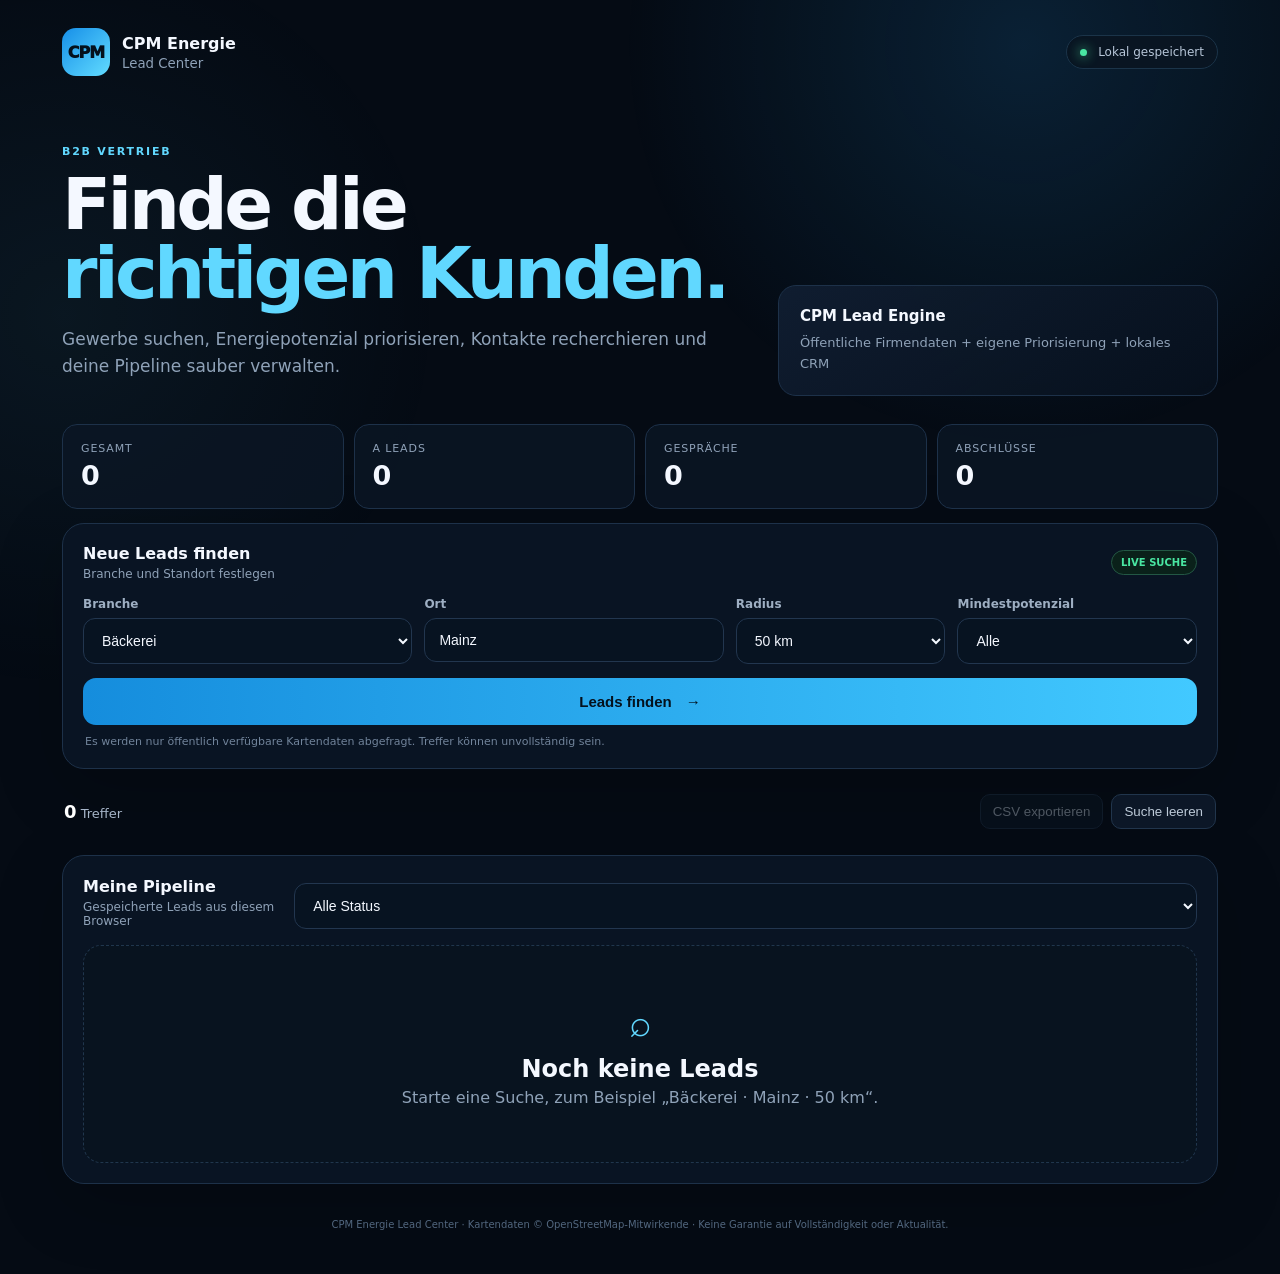
<file: index.html>
<!doctype html>
<html lang="de">
<head>
<meta charset="utf-8"><meta name="viewport" content="width=device-width,initial-scale=1">
<title>CPM Energie | Lead Center</title>
<meta name="description" content="CPM Energie Lead Center für Gewerbekunden.">
<link rel="stylesheet" href="styles.css">
</head>
<body><div class="bg"></div>
<main class="shell">
<header class="topbar"><div class="brand"><span class="logo">CPM</span><div><strong>CPM Energie</strong><small>Lead Center</small></div></div><div class="status"><span></span> Lokal gespeichert</div></header>
<section class="hero"><div><p class="eyebrow">B2B Vertrieb</p><h1>Finde die<br><em>richtigen Kunden.</em></h1><p class="sub">Gewerbe suchen, Energiepotenzial priorisieren, Kontakte recherchieren und deine Pipeline sauber verwalten.</p></div><div class="heroCard"><b>CPM Lead Engine</b><span>Öffentliche Firmendaten + eigene Priorisierung + lokales CRM</span></div></section>
<section class="stats"><div><span>Gesamt</span><b id="statTotal">0</b></div><div><span>A Leads</span><b id="statA">0</b></div><div><span>Gespräche</span><b id="statTalks">0</b></div><div><span>Abschlüsse</span><b id="statDeals">0</b></div></section>
<section class="searchCard"><div class="sectionTitle"><div><strong>Neue Leads finden</strong><small>Branche und Standort festlegen</small></div><span class="live">LIVE SUCHE</span></div>
<div class="grid"><label>Branche<select id="industry"><option value="bakery">Bäckerei</option><option value="restaurant">Gastronomie</option><option value="hotel">Hotel</option><option value="butcher">Metzgerei</option><option value="car_repair">Werkstatt</option><option value="car_dealer">Autohaus</option><option value="fitness">Fitnessstudio</option><option value="supermarket">Supermarkt</option><option value="retail">Einzelhandel</option><option value="craft">Handwerk</option><option value="industrial">Produktion / Industrie</option><option value="all">Alle Gewerbe</option></select></label>
<label>Ort<input id="city" value="Mainz" placeholder="z. B. Mainz"></label>
<label>Radius<select id="radius"><option value="5000">5 km</option><option value="10000">10 km</option><option value="25000">25 km</option><option value="50000" selected>50 km</option></select></label>
<label>Mindestpotenzial<select id="minScore"><option value="0">Alle</option><option value="3">3 / 5</option><option value="4">4 / 5</option><option value="5">5 / 5</option></select></label></div>
<button id="searchBtn" class="primary"><span>Leads finden</span><i>→</i></button><p class="hint">Es werden nur öffentlich verfügbare Kartendaten abgefragt. Treffer können unvollständig sein.</p></section>
<section class="toolbar"><div><b id="count">0</b> Treffer <span id="queryLabel"></span></div><div class="actions"><button id="exportBtn" disabled>CSV exportieren</button><button id="clearBtn">Suche leeren</button></div></section>
<section class="pipeline"><div class="sectionTitle"><div><strong>Meine Pipeline</strong><small>Gespeicherte Leads aus diesem Browser</small></div><select id="statusFilter"><option value="Alle">Alle Status</option><option>Neu</option><option>Recherche</option><option>Kontaktversuch</option><option>Gespräch</option><option>Kein Interesse</option><option>Abschluss</option></select></div><div id="results" class="results"><div class="empty"><div class="emptyIcon">⌕</div><h2>Noch keine Leads</h2><p>Starte eine Suche, zum Beispiel „Bäckerei · Mainz · 50 km“.</p></div></div></section>
<footer>CPM Energie Lead Center · Kartendaten © OpenStreetMap-Mitwirkende · Keine Garantie auf Vollständigkeit oder Aktualität.</footer>
</main><script src="app.js"></script><script src="dashboard.js"></script></body></html>
</file>
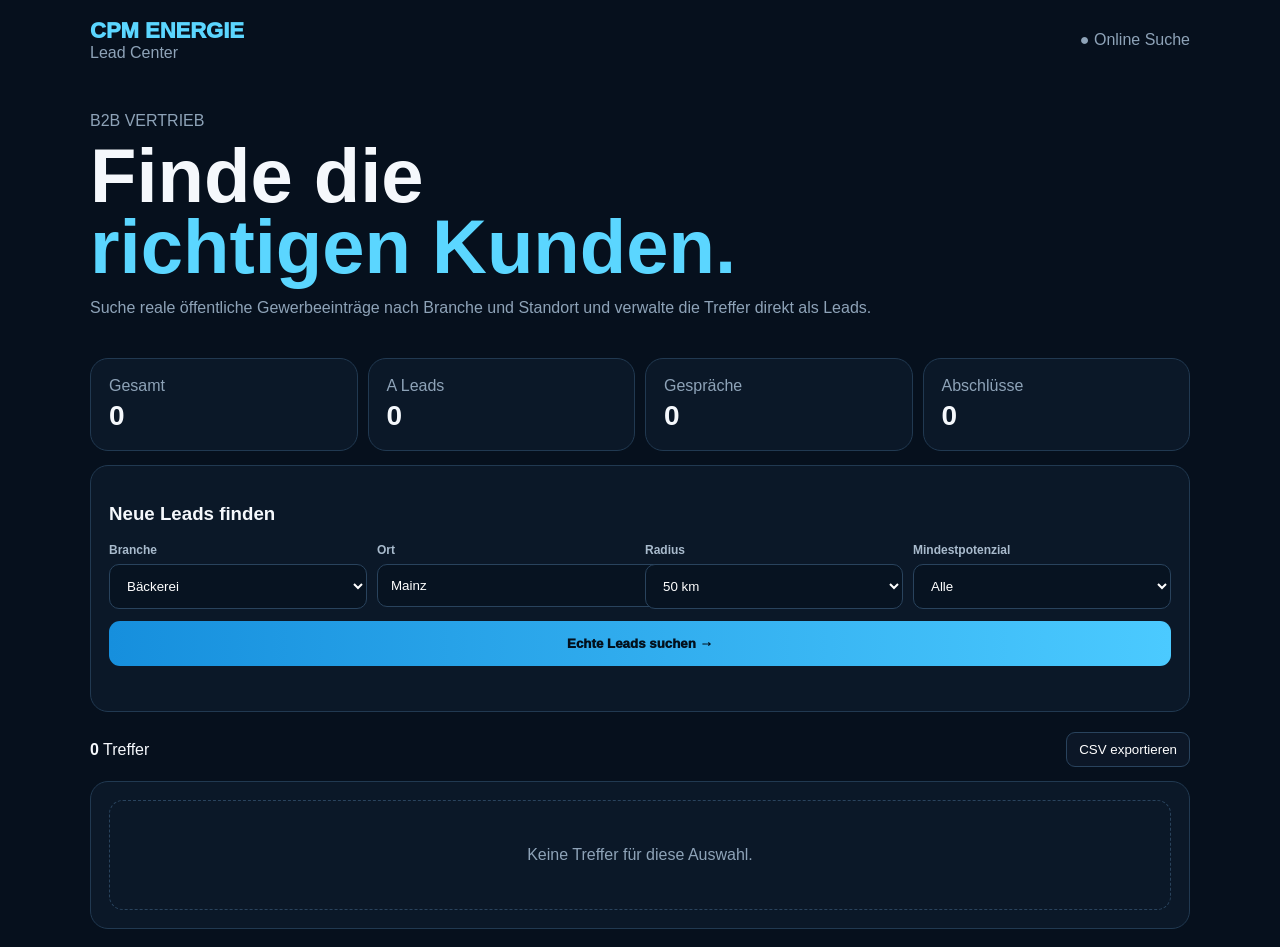
<file: lead-center-live.html>
<!doctype html><html lang="de"><head><meta charset="utf-8"><meta name="viewport" content="width=device-width,initial-scale=1"><title>CPM Energie Lead Center</title><style>body{margin:0;background:#06101d;color:#f5f8fc;font-family:-apple-system,BlinkMacSystemFont,Segoe UI,sans-serif}.wrap{max-width:1100px;margin:auto;padding:18px}.top{display:flex;justify-content:space-between;align-items:center}.logo{font-size:22px;font-weight:950;color:#5bd6ff}.muted{color:#8ea3b8}.hero{padding:50px 0 25px}.hero h1{font-size:clamp(44px,7vw,76px);line-height:.94;margin:10px 0}.hero h1 span{color:#5bd6ff}.stats,.grid{display:grid;grid-template-columns:repeat(4,1fr);gap:10px}.box{background:#0b1828;border:1px solid #213951;border-radius:18px;padding:18px}.stat b{font-size:28px;display:block;margin-top:5px}.card{margin-top:14px}.field{font-size:12px;color:#a9bbcd;font-weight:800}.field input,.field select{display:block;width:100%;margin-top:7px;padding:13px;background:#071321;color:#fff;border:1px solid #29435d;border-radius:10px}.go{width:100%;margin-top:12px;padding:15px;border:0;border-radius:11px;background:linear-gradient(90deg,#168fdd,#4bcaff);font-weight:950;color:#03101c}.msg{min-height:18px;color:#59e3aa;font-size:12px;margin-top:9px}.results{margin-top:12px}.lead{display:grid;grid-template-columns:1fr auto;gap:15px;margin:10px 0}.name{font-weight:900;font-size:16px}.tag{font-size:10px;color:#61d8ff;margin-left:7px}.meta{color:#8297ad;font-size:12px;margin-top:7px}.links{display:flex;flex-wrap:wrap;gap:7px;margin-top:10px}.links a{color:#8fdfff;text-decoration:none;background:#0e2032;border:1px solid #20415b;border-radius:8px;padding:7px 9px;font-size:11px}.crm{display:grid;grid-template-columns:140px 1fr 1fr 90px;gap:7px;margin-top:10px}.crm input,.crm select{margin:0;padding:10px;background:#071321;color:#fff;border:1px solid #29435d;border-radius:8px}.save{background:#102033;color:#fff;border:1px solid #29435d;border-radius:8px}.empty{text-align:center;padding:45px;color:#8ea3b8;border:1px dashed #29435d;border-radius:14px}.score{text-align:right}.bar{display:flex;justify-content:space-between;align-items:center;margin-top:20px}.btn{background:#0c1727;border:1px solid #29435d;color:#fff;padding:9px 12px;border-radius:9px}@media(max-width:750px){.stats,.grid{grid-template-columns:1fr 1fr}.lead{grid-template-columns:1fr}.score{text-align:left}.crm{grid-template-columns:1fr 1fr}}@media(max-width:480px){.stats,.grid,.crm{grid-template-columns:1fr}.hero h1{font-size:45px}}
</style></head><body><main class="wrap"><header class="top"><div><div class="logo">CPM ENERGIE</div><div class="muted">Lead Center</div></div><div class="muted">● Online Suche</div></header><section class="hero"><div class="muted">B2B VERTRIEB</div><h1>Finde die<br><span>richtigen Kunden.</span></h1><p class="muted">Suche reale öffentliche Gewerbeeinträge nach Branche und Standort und verwalte die Treffer direkt als Leads.</p></section><section class="stats"><div class="box stat"><span class="muted">Gesamt</span><b id="total">0</b></div><div class="box stat"><span class="muted">A Leads</span><b id="a">0</b></div><div class="box stat"><span class="muted">Gespräche</span><b id="talk">0</b></div><div class="box stat"><span class="muted">Abschlüsse</span><b id="deal">0</b></div></section><section class="box card"><h3>Neue Leads finden</h3><div class="grid"><label class="field">Branche<select id="industry"><option value="bakery">Bäckerei</option><option value="restaurant">Gastronomie</option><option value="hotel">Hotel</option><option value="butcher">Metzgerei</option><option value="car_repair">Werkstatt</option><option value="car_dealer">Autohaus</option><option value="fitness">Fitnessstudio</option><option value="supermarket">Supermarkt</option><option value="craft">Handwerk</option><option value="industrial">Produktion / Industrie</option><option value="all">Alle Gewerbe</option></select></label><label class="field">Ort<input id="city" value="Mainz" placeholder="z. B. Mainz"></label><label class="field">Radius<select id="radius"><option value="5000">5 km</option><option value="10000">10 km</option><option value="25000">25 km</option><option value="50000" selected>50 km</option></select></label><label class="field">Mindestpotenzial<select id="min"><option value="0">Alle</option><option value="3">3 / 5</option><option value="4">4 / 5</option><option value="5">5 / 5</option></select></label></div><button id="go" class="go">Echte Leads suchen →</button><div id="msg" class="msg"></div></section><div class="bar"><div><b id="count">0</b> Treffer <span id="label" class="muted"></span></div><button id="csv" class="btn" disabled>CSV exportieren</button></div><section class="box card"><div id="results"><div class="empty">Noch keine Suche. Starte oben eine echte Firmensuche.</div></div></section></main><script>(function(){var map={bakery:['shop','bakery','Bäckerei'],restaurant:['amenity','restaurant','Gastronomie'],hotel:['tourism','hotel','Hotel'],butcher:['shop','butcher','Metzgerei'],car_repair:['shop','car_repair','Werkstatt'],car_dealer:['shop','car','Autohaus'],fitness:['leisure','fitness_centre','Fitnessstudio'],supermarket:['shop','supermarket','Supermarkt'],craft:['craft','*','Handwerk'],industrial:['landuse','industrial','Produktion / Industrie'],all:['','','Gewerbe']};var leads=[];function el(x){return document.getElementById(x)}function score(t,k){var s=k==='industrial'?5:3;if(t.name&&/gmbh|ag|kg|holding|group/i.test(t.name))s++;if(t.website||t['contact:website'])s++;return Math.min(5,s)}function render(){var min=+el('min').value,f=leads.filter(function(x){return x.score>=min});el('count').textContent=f.length;el('total').textContent=leads.length;el('a').textContent=leads.filter(function(x){return x.score>=4}).length;el('talk').textContent=leads.filter(function(x){return x.status==='Gespräch'}).length;el('deal').textContent=leads.filter(function(x){return x.status==='Abschluss'}).length;el('csv').disabled=!f.length;if(!f.length){el('results').innerHTML='<div class="empty">Keine Treffer für diese Auswahl.</div>';return}el('results').innerHTML=f.map(function(x,i){return '<article class="box lead"><div><div class="name">'+safe(x.name)+' <span class="tag">'+safe(x.industry)+'</span></div><div class="meta">'+safe(x.address||'Adresse nicht angegeben')+(x.phone?' · '+safe(x.phone):'')+'</div><div class="links"><a target="_blank" href="https://www.google.com/search?q='+encodeURIComponent(x.name+' '+(x.address||''))+'">Recherche ↗</a><a target="_blank" href="https://www.google.com/maps/search/?api=1&query='+x.lat+','+x.lon+'">Maps ↗</a><a target="_blank" href="https://www.linkedin.com/search/results/companies/?keywords='+encodeURIComponent(x.name)+'">LinkedIn ↗</a>'+(x.website?'<a target="_blank" href="'+safe(x.website)+'">Website ↗</a>':'')+'</div><div class="crm"><select class="st"><option>Neu</option><option>Recherche</option><option>Kontaktversuch</option><option>Gespräch</option><option>Kein Interesse</option><option>Abschluss</option></select><input class="ct" placeholder="Ansprechpartner / E-Mail"><input class="nt" placeholder="Notiz"><button class="save">Speichern</button></div></div><div class="score">'+new Array(x.score+1).join('🔥')+'<br><b>'+x.score+'/5</b></div></article>'}).join('')}function safe(s){return String(s||'').replace(/[&<>"']/g,function(c){return {'&':'&amp;','<':'&lt;','>':'&gt;','"':'&quot;',"'":'&#39;'}[c]})}function queryFor(k,lat,lon,r){var c=map[k],q='[out:json][timeout:35];';if(k==='all')q+='(nwr["name"][shop](around:'+r+','+lat+','+lon+');nwr["name"][amenity](around:'+r+','+lat+','+lon+');nwr["name"][tourism](around:'+r+','+lat+','+lon+');nwr["name"][craft](around:'+r+','+lat+','+lon+'););out center tags;';else if(c[1]==='*')q+='nwr["name"][craft](around:'+r+','+lat+','+lon+');out center tags;';else q+='nwr["name"]["'+c[0]+'"="'+c[1]+'"](around:'+r+','+lat+','+lon+');out center tags;';return q}async function getJson(url,opts){var r=await fetch(url,opts);if(!r.ok)throw Error('HTTP '+r.status);return r.json()}el('go').onclick=async function(){var k=el('industry').value,city=el('city').value.trim()||'Mainz',r=el('radius').value;el('go').disabled=true;el('go').textContent='Suche läuft …';el('msg').textContent='Ort wird gesucht …';try{var g=await getJson('https://photon.komoot.io/api/?q='+encodeURIComponent(city+', Deutschland')+'&limit=1');if(!g.features||!g.features.length)throw Error('Ort nicht gefunden');var xy=g.features[0].geometry.coordinates,lon=xy[0],lat=xy[1];el('msg').textContent='Unternehmen werden gesucht …';var q=queryFor(k,lat,lon,r),d=await getJson('https://overpass-api.de/api/interpreter',{method:'POST',headers:{'Content-Type':'text/plain'},body:q});leads=(d.elements||[]).map(function(e){var t=e.tags||{},la=e.lat!=null?e.lat:e.center.lat,lo=e.lon!=null?e.lon:e.center.lon,w=t.website||t['contact:website']||'';if(w&&!/^https?:/i.test(w))w='https://'+w;return{id:e.type+'-'+e.id,name:t.name,industry:map[k][2],address:[t['addr:street'],t['addr:housenumber'],t['addr:postcode'],t['addr:city']].filter(Boolean).join(' '),phone:t.phone||t['contact:phone']||'',website:w,lat:la,lon:lo,score:score(t,k),status:'Neu'}}).filter(function(x){return x.name}).slice(0,300);el('label').textContent='· '+map[k][2]+' · '+city;el('msg').textContent='✓ '+leads.length+' echte öffentliche Treffer geladen';render()}catch(e){leads=[];render();el('msg').textContent='⚠ Live Suche fehlgeschlagen: '+e.message}finally{el('go').disabled=false;el('go').textContent='Echte Leads suchen →'}};el('min').onchange=render;el('results').onclick=function(e){if(!e.target.classList.contains('save'))return;var card=e.target.closest('.lead'),i=Array.prototype.indexOf.call(document.querySelectorAll('.lead'),card),f=leads.filter(function(x){return x.score>=+el('min').value}),x=f[i];x.status=card.querySelector('.st').value;x.contact=card.querySelector('.ct').value;x.note=card.querySelector('.nt').value;e.target.textContent='Gespeichert ✓';render()};el('csv').onclick=function(){var f=leads.filter(function(x){return x.score>=+el('min').value}),csv=['Unternehmen;Branche;Adresse;Telefon;Potenzial;Status'].concat(f.map(function(x){return [x.name,x.industry,x.address,x.phone,x.score,x.status].map(function(v){return '"'+String(v||'').replace(/"/g,'""')+'"'}).join(';')})).join('\n'),a=document.createElement('a');a.href=URL.createObjectURL(new Blob(['\ufeff'+csv],{type:'text/csv;charset=utf-8'}));a.download='cpm-leads.csv';a.click()};render()})();</script></body></html>
</file>
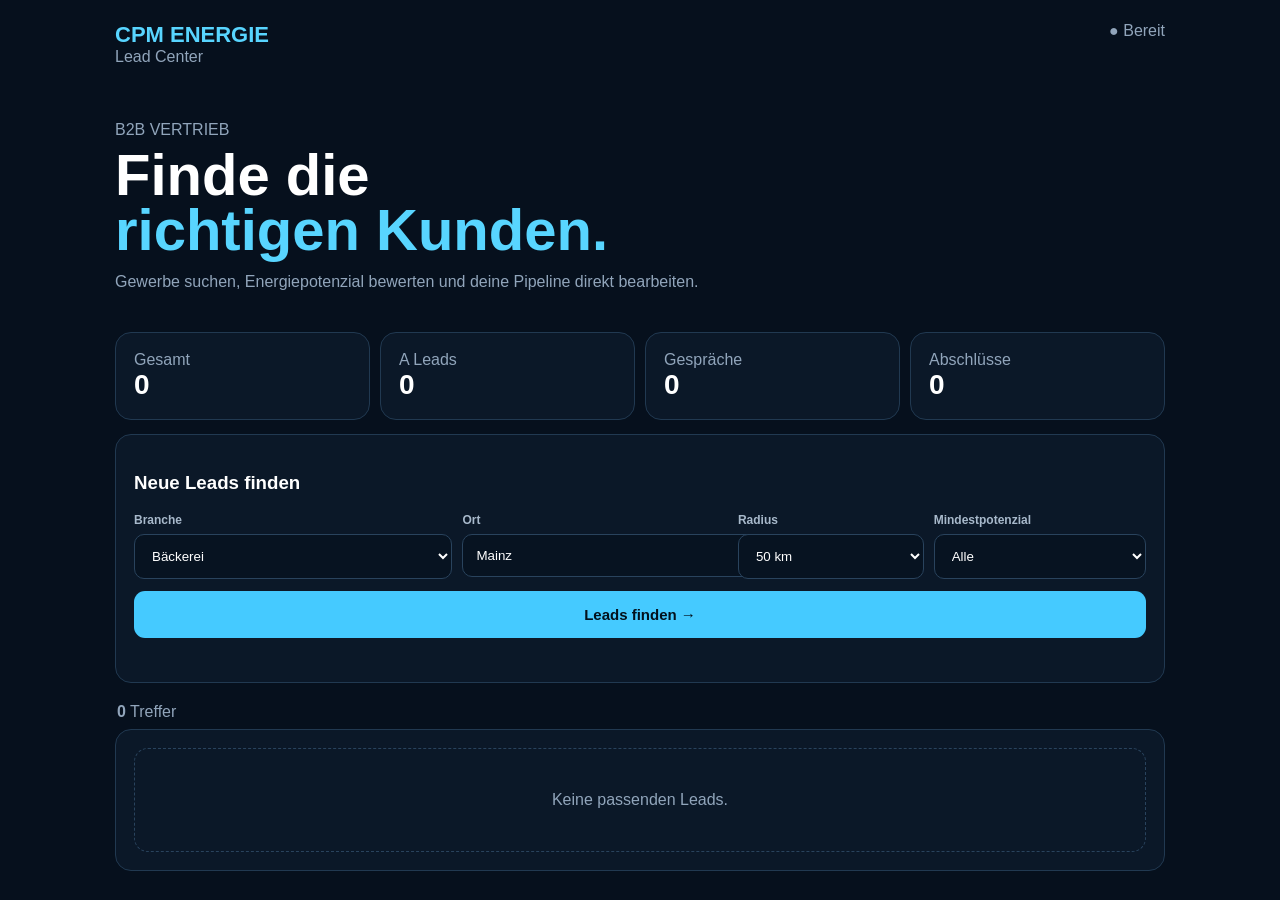
<file: lead-center.html>
<!doctype html><html lang="de"><head><meta charset="utf-8"><meta name="viewport" content="width=device-width,initial-scale=1"><title>CPM Energie Lead Center</title><style>body{margin:0;background:#06101d;color:#fff;font-family:-apple-system,BlinkMacSystemFont,Segoe UI,sans-serif}.wrap{max-width:1050px;margin:auto;padding:22px}.top{display:flex;justify-content:space-between}.logo{font-weight:900;font-size:22px;color:#58d5ff}.hero{padding:55px 0 25px}.hero h1{font-size:58px;line-height:.95;margin:8px 0}.hero h1 span{color:#58d5ff}.muted{color:#91a5bb}.stats{display:grid;grid-template-columns:repeat(4,1fr);gap:10px}.box{background:#0b1828;border:1px solid #213951;border-radius:16px;padding:18px}.stat b{font-size:28px;display:block}.search{margin-top:14px}.grid{display:grid;grid-template-columns:1.2fr 1fr .7fr .8fr;gap:10px}.field{color:#a8b9cb;font-size:12px;font-weight:700}.field input,.field select{display:block;width:100%;margin-top:7px;padding:13px;border-radius:10px;border:1px solid #29435d;background:#071321;color:#fff}.go{width:100%;margin-top:12px;padding:15px;border:0;border-radius:11px;background:#45caff;color:#03111c;font-weight:900;font-size:15px}.results{margin-top:12px}.lead{display:grid;grid-template-columns:1fr auto;gap:15px;margin:10px 0}.leadname{font-weight:900}.tag{font-size:10px;color:#63d8ff;margin-left:8px}.meta{color:#879bb0;font-size:12px;margin-top:7px}.links{display:flex;gap:7px;flex-wrap:wrap;margin-top:10px}.links a{color:#8edfff;text-decoration:none;border:1px solid #23435e;padding:7px 9px;border-radius:8px;font-size:11px}.crm{display:grid;grid-template-columns:140px 1fr 1fr 90px;gap:7px;margin-top:10px}.crm input,.crm select{min-width:0;padding:10px;background:#071321;border:1px solid #29435d;color:#fff;border-radius:8px}.smallbtn{border:1px solid #29435d;background:#102033;color:#fff;border-radius:8px}.empty{text-align:center;padding:42px;color:#91a5bb;border:1px dashed #29435d;border-radius:14px}.score{text-align:right}.msg{margin-top:10px;color:#62e7ad;font-size:12px;min-height:16px}@media(max-width:700px){.stats,.grid,.crm{grid-template-columns:1fr 1fr}.lead{grid-template-columns:1fr}.score{text-align:left}}@media(max-width:480px){.stats,.grid,.crm{grid-template-columns:1fr}.hero h1{font-size:45px}}</style></head><body><main class="wrap"><header class="top"><div><div class="logo">CPM ENERGIE</div><div class="muted">Lead Center</div></div><div class="muted">● Bereit</div></header><section class="hero"><div class="muted">B2B VERTRIEB</div><h1>Finde die<br><span>richtigen Kunden.</span></h1><p class="muted">Gewerbe suchen, Energiepotenzial bewerten und deine Pipeline direkt bearbeiten.</p></section><section class="stats"><div class="box stat"><span class="muted">Gesamt</span><b id="total">0</b></div><div class="box stat"><span class="muted">A Leads</span><b id="a">0</b></div><div class="box stat"><span class="muted">Gespräche</span><b id="talk">0</b></div><div class="box stat"><span class="muted">Abschlüsse</span><b id="deal">0</b></div></section><section class="box search"><h3>Neue Leads finden</h3><div class="grid"><label class="field">Branche<select id="industry"><option>Bäckerei</option><option>Gastronomie</option><option>Hotel</option><option>Metzgerei</option><option>Werkstatt</option><option>Autohaus</option><option>Fitnessstudio</option><option>Supermarkt</option><option>Handwerk</option><option>Produktion / Industrie</option></select></label><label class="field">Ort<input id="city" value="Mainz"></label><label class="field">Radius<select id="radius"><option>5 km</option><option>10 km</option><option>25 km</option><option selected>50 km</option></select></label><label class="field">Mindestpotenzial<select id="min"><option value="0">Alle</option><option value="3">3 / 5</option><option value="4">4 / 5</option><option value="5">5 / 5</option></select></label></div><button id="go" class="go">Leads finden →</button><div id="msg" class="msg"></div></section><div class="muted" style="padding:20px 2px 8px"><b id="count">0</b> Treffer <span id="label"></span></div><section class="box"><div id="results"><div class="empty">Noch keine Leads. Klicke auf <b style="color:#fff">Leads finden</b>.</div></div></section></main><script>(function(){'use strict';var DATA={"Bäckerei":["Bäckerei Schmitt","Backhaus Rhein-Main","Konditorei Müller","Bäckerei am Markt"],"Gastronomie":["Rheinblick Gastronomie","Mainzer Hof","Rhein-Main Catering","Zum Alten Rathaus"],"Hotel":["Hotel Rheinblick","City Hotel Mainz","Rhein-Main Business Hotel"],"Metzgerei":["Metzgerei Becker","Metzgerei am Markt"],"Werkstatt":["AutoService Mainz","KFZ Technik Rhein-Main"],"Autohaus":["Autohaus Rhein-Main","Autozentrum Mainz"],"Fitnessstudio":["Fitnesspark Mainz","Rhein-Main Fitness"],"Supermarkt":["MarktCenter Mainz","Frischemarkt Rhein-Main"],"Handwerk":["Müller Gebäudetechnik GmbH","Rhein-Main Handwerk GmbH"],"Produktion / Industrie":["Rhein-Main Produktion GmbH","Industrie Service GmbH"]};var leads=[];function id(x){return document.getElementById(x)}function render(){var min=Number(id('min').value),f=leads.filter(function(x){return x.score>=min});id('count').textContent=f.length;id('total').textContent=leads.length;id('a').textContent=leads.filter(function(x){return x.score>=4}).length;id('talk').textContent=leads.filter(function(x){return x.status==='Gespräch'}).length;id('deal').textContent=leads.filter(function(x){return x.status==='Abschluss'}).length;if(!f.length){id('results').innerHTML='<div class="empty">Keine passenden Leads.</div>';return}id('results').innerHTML=f.map(function(x,i){return '<article class="box lead"><div><div class="leadname">'+x.name+' <span class="tag">'+x.industry+'</span></div><div class="meta">'+x.address+' · '+x.phone+'</div><div class="links"><a target="_blank" href="https://www.google.com/search?q='+encodeURIComponent(x.name+' '+x.address)+'">Recherche ↗</a><a target="_blank" href="https://www.google.com/maps/search/?api=1&query='+x.lat+','+x.lon+'">Maps ↗</a><a target="_blank" href="https://www.linkedin.com/search/results/companies/?keywords='+encodeURIComponent(x.name)+'">LinkedIn ↗</a></div><div class="crm"><select class="st"><option>Neu</option><option>Recherche</option><option>Kontaktversuch</option><option>Gespräch</option><option>Kein Interesse</option><option>Abschluss</option></select><input class="ct" placeholder="Ansprechpartner / E-Mail"><input class="nt" placeholder="Notiz"><button class="smallbtn save">Speichern</button></div></div><div class="score">'+new Array(x.score+1).join('🔥')+'<br><b>'+x.score+'/5</b></div></article>'}).join('')}id('go').onclick=function(){var ind=id('industry').value,city=id('city').value.trim()||'Mainz',base=(ind==='Produktion / Industrie'||ind==='Bäckerei'||ind==='Hotel'||ind==='Supermarkt')?5:4;id('go').textContent='Leads werden geladen …';id('go').disabled=true;setTimeout(function(){leads=(DATA[ind]||['CPM Demo GmbH']).map(function(name,i){return{name:name,industry:ind,address:'Beispielstraße '+(10+i)+', '+city,phone:'06131 20'+(100+i),lat:49.99+i*.003,lon:8.25+i*.004,score:Math.max(3,base-(i%3===2?1:0)),status:'Neu'}});id('label').textContent='· '+ind+' · '+city;id('msg').textContent='✓ '+leads.length+' Leads gefunden';id('go').textContent='Leads finden →';id('go').disabled=false;render()},400)};id('min').onchange=render;id('results').onclick=function(e){if(!e.target.classList.contains('save'))return;var card=e.target.closest('.lead'),idx=Array.prototype.indexOf.call(document.querySelectorAll('.lead'),card),f=leads.filter(function(x){return x.score>=Number(id('min').value)}),x=f[idx];x.status=card.querySelector('.st').value;x.contact=card.querySelector('.ct').value;x.note=card.querySelector('.nt').value;e.target.textContent='Gespeichert ✓';render()};render()})();</script></body></html>
</file>
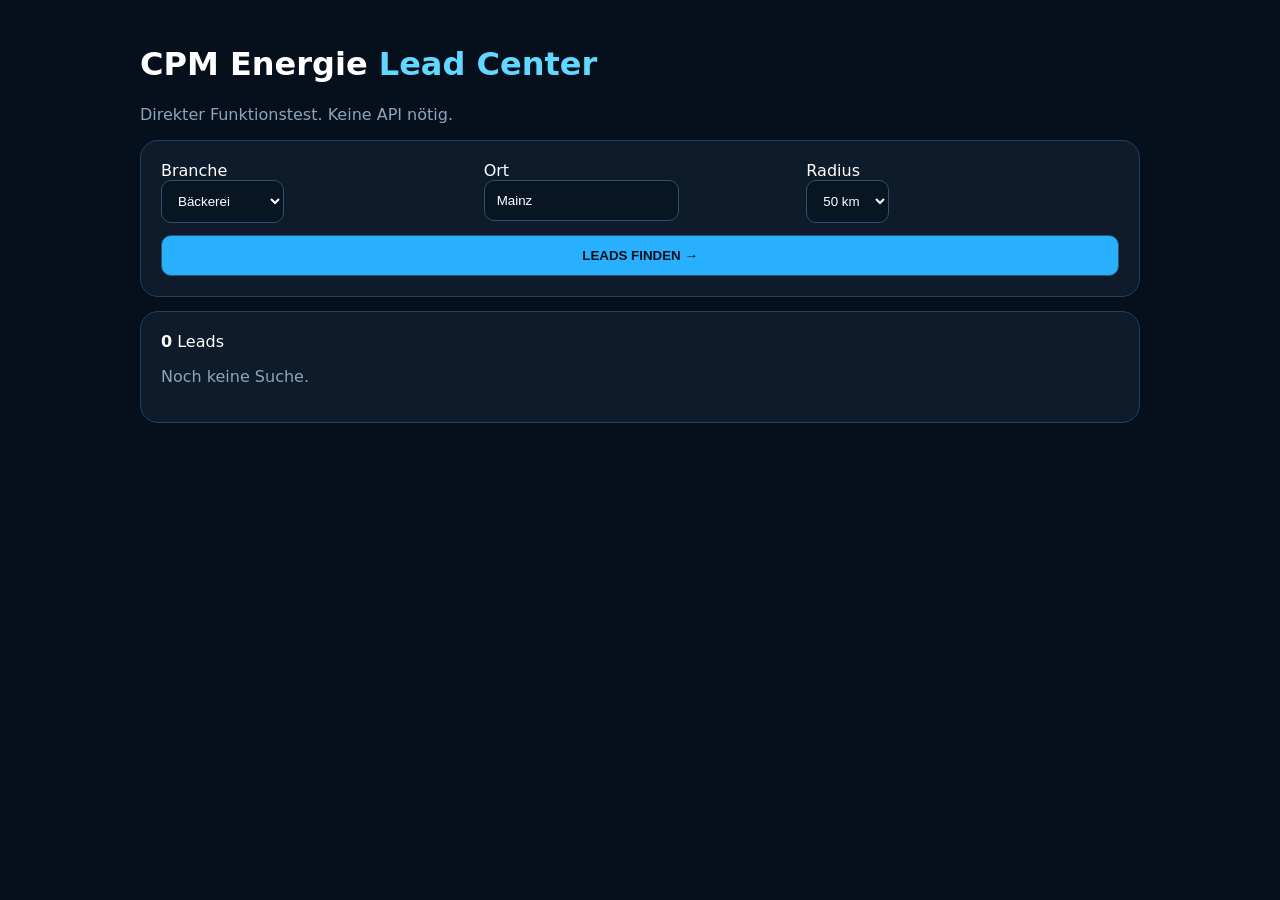
<file: lead-test.html>
<!doctype html><html lang="de"><meta charset="utf-8"><meta name="viewport" content="width=device-width,initial-scale=1"><title>CPM Lead Center Test</title><style>body{margin:0;background:#06101d;color:#fff;font:16px system-ui}.wrap{max-width:1000px;margin:auto;padding:24px}.card{background:#0d1b2b;border:1px solid #24415d;border-radius:18px;padding:20px;margin:14px 0}button,select,input{padding:12px;border-radius:10px;border:1px solid #31506d;background:#081522;color:#fff}button{cursor:pointer;background:#28b0ff;color:#03101b;font-weight:800}.grid{display:grid;grid-template-columns:repeat(3,1fr);gap:10px}.lead{padding:15px;border:1px solid #25445f;border-radius:14px;margin:10px 0}.muted{color:#8ea4bb}.score{font-size:13px;color:#61d8ff}@media(max-width:650px){.grid{grid-template-columns:1fr}}</style><div class="wrap"><h1>CPM Energie <span style="color:#61d8ff">Lead Center</span></h1><p class="muted">Direkter Funktionstest. Keine API nötig.</p><div class="card"><div class="grid"><label>Branche<br><select id="industry"><option>Bäckerei</option><option>Gastronomie</option><option>Hotel</option><option>Werkstatt</option><option>Handwerk</option><option>Produktion</option></select></label><label>Ort<br><input id="city" value="Mainz"></label><label>Radius<br><select id="radius"><option>5 km</option><option>10 km</option><option selected>50 km</option></select></label></div><button id="go" style="width:100%;margin-top:12px">LEADS FINDEN →</button></div><div class="card"><b id="count">0</b> Leads <span id="msg" class="muted"></span><div id="results" style="margin-top:12px"><p class="muted">Noch keine Suche.</p></div></div></div><script>document.getElementById('go').addEventListener('click',function(){const industry=document.getElementById('industry').value,city=document.getElementById('city').value||'Mainz';const names={Bäckerei:['Bäckerei Schmitt','Backhaus Rhein-Main','Konditorei Müller','Bäckerei am Markt'],Gastronomie:['Rheinblick Gastronomie','Mainzer Hof','Rhein-Main Catering'],Hotel:['Hotel Rheinblick','City Hotel Mainz','Business Hotel Mainz'],Werkstatt:['AutoService Mainz','KFZ Technik Rhein-Main'],Handwerk:['Müller Gebäudetechnik GmbH','Rhein-Main Handwerk GmbH'],Produktion:['Rhein-Main Produktion GmbH','Industrie Service GmbH']}[industry]||['CPM Demo GmbH'];document.getElementById('count').textContent=names.length;document.getElementById('msg').textContent=' · '+industry+' · '+city;document.getElementById('results').innerHTML=names.map((n,i)=>'<div class="lead"><b>'+n+'</b><div class="muted">Beispielstraße '+(10+i)+', '+city+' · 06131 20'+(100+i)+'</div><div class="score">'+'🔥'.repeat(i%2?4:5)+' · Energiepotenzial</div><p><a target="_blank" href="https://www.google.com/search?q='+encodeURIComponent(n+' '+city)+'">Recherche ↗</a> · <a target="_blank" href="https://www.google.com/maps/search/?api=1&query='+encodeURIComponent(n+' '+city)+'">Maps ↗</a> · <a target="_blank" href="https://www.linkedin.com/search/results/companies/?keywords='+encodeURIComponent(n)+'">LinkedIn ↗</a></p><input placeholder="Ansprechpartner / E-Mail"> <input placeholder="Notiz"><select><option>Neu</option><option>Recherche</option><option>Kontaktversuch</option><option>Gespräch</option><option>Abschluss</option></select></div>').join('')});</script></html>
</file>
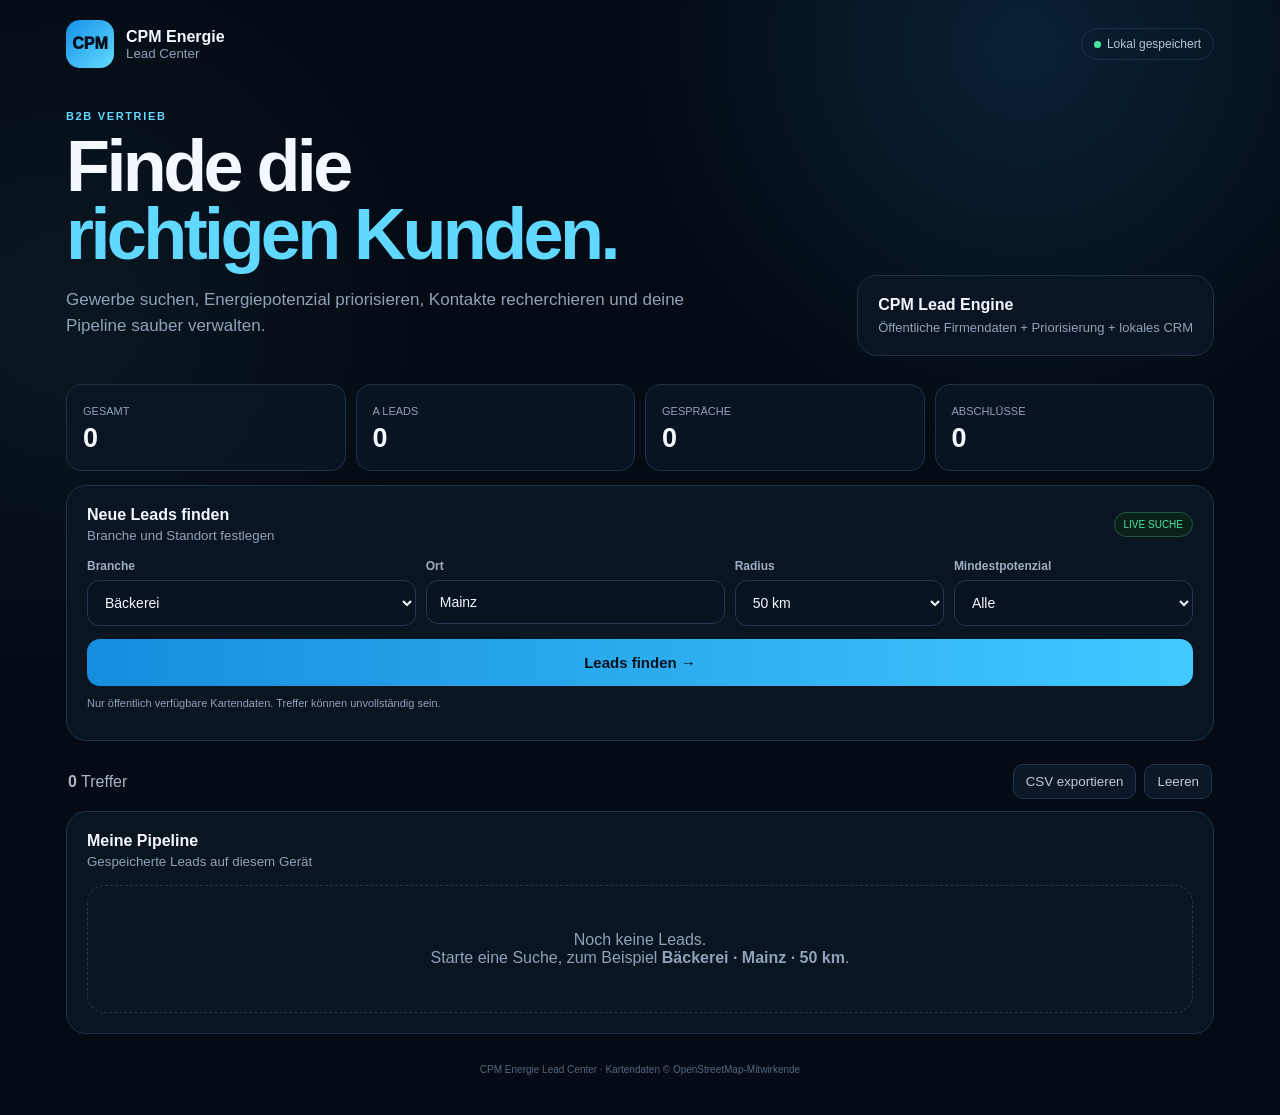
<file: preview.html>
<!doctype html><html lang="de"><head><meta charset="utf-8"><meta name="viewport" content="width=device-width,initial-scale=1"><title>CPM Energie | Lead Center</title><style>:root{--bg:#050b14;--panel:#0b1625;--line:#1d3149;--text:#f4f8ff;--muted:#8fa2b8;--blue:#27a8ff;--cyan:#61d8ff;--green:#49e6a2}*{box-sizing:border-box}body{margin:0;background:var(--bg);color:var(--text);font-family:-apple-system,BlinkMacSystemFont,"Segoe UI",sans-serif}.bg{position:fixed;inset:0;background:radial-gradient(circle at 80% 5%,#27a8ff25,transparent 30%),radial-gradient(circle at 5% 35%,#61d8ff10,transparent 28%);pointer-events:none}.shell{position:relative;max-width:1180px;margin:auto;padding:20px 16px 40px}.top{display:flex;justify-content:space-between;align-items:center}.brand{display:flex;align-items:center;gap:12px}.logo{width:48px;height:48px;border-radius:14px;display:grid;place-items:center;background:linear-gradient(135deg,#168fe8,#62dcff);color:#04101c;font-weight:950}.brand small,.muted{display:block;color:var(--muted)}.status{border:1px solid var(--line);padding:8px 12px;border-radius:999px;color:#b7c6d8;font-size:12px}.status i{display:inline-block;width:7px;height:7px;border-radius:50%;background:var(--green);margin-right:6px}.hero{display:flex;justify-content:space-between;gap:30px;align-items:end;padding:42px 0 28px}.eyebrow{color:var(--cyan);font-size:11px;text-transform:uppercase;letter-spacing:.15em;font-weight:800}.hero h1{font-size:clamp(44px,7vw,72px);line-height:.95;letter-spacing:-.05em;margin:10px 0 18px}.hero em{font-style:normal;color:var(--cyan)}.hero p{max-width:680px;font-size:17px;line-height:1.55;color:var(--muted)}.heroCard,.card{background:#0b1625e8;border:1px solid var(--line);border-radius:20px;padding:20px}.heroCard{min-width:270px}.heroCard b,.heroCard span{display:block}.heroCard span{color:var(--muted);font-size:13px;margin-top:6px}.stats{display:grid;grid-template-columns:repeat(4,1fr);gap:10px;margin-bottom:14px}.stats div{padding:16px;border:1px solid var(--line);border-radius:15px;background:#0b1625d9}.stats span{color:var(--muted);font-size:11px;text-transform:uppercase}.stats b{font-size:27px;display:block;margin-top:4px}.title{display:flex;justify-content:space-between;gap:15px;align-items:center;margin-bottom:16px}.title strong{display:block}.title small{color:var(--muted);display:block;margin-top:4px}.live{font-size:10px;color:var(--green);border:1px solid #235744;background:#0a211a;padding:6px 9px;border-radius:99px}.grid{display:grid;grid-template-columns:1.1fr 1fr .7fr .8fr;gap:10px}label{font-size:12px;color:#9eafc3;font-weight:750}input,select{width:100%;margin-top:7px;background:#071321;border:1px solid #22364f;color:var(--text);padding:13px;border-radius:12px;font-size:14px}.primary{width:100%;margin-top:13px;border:0;border-radius:13px;padding:15px;background:linear-gradient(90deg,#158ddd,#42c9ff);color:#04111d;font-weight:900;font-size:15px}.toolbar{display:flex;justify-content:space-between;align-items:center;padding:23px 2px 12px;color:#a7b6c9}.btn{background:#0c1727;color:#bdcad8;border:1px solid #21354c;border-radius:10px;padding:9px 12px}.actions{display:flex;gap:8px}.lead{display:grid;grid-template-columns:1fr auto;gap:15px;padding:17px;background:#091522;border:1px solid #182c43;border-radius:16px;margin-bottom:10px}.leadTitle{font-weight:850}.badge{font-size:10px;padding:4px 7px;border-radius:99px;background:#122c3e;color:#74d9ff;border:1px solid #1d536e;margin-left:6px}.meta{display:flex;flex-wrap:wrap;gap:10px;color:#8295aa;font-size:12px;margin-top:8px}.links{display:flex;gap:7px;flex-wrap:wrap;margin-top:10px}.links a{font-size:11px;color:#8fdcff;text-decoration:none;background:#0e2032;border:1px solid #1c3a52;border-radius:8px;padding:7px 9px}.crm{display:grid;grid-template-columns:145px 1fr 1fr auto;gap:7px;margin-top:11px}.crm input,.crm select{margin-top:0;padding:10px;font-size:12px}.score{text-align:right;min-width:125px}.flames{font-size:16px}.score strong{display:block;margin-top:5px;font-size:12px}.empty{text-align:center;border:1px dashed #20364d;border-radius:18px;padding:45px 20px;color:var(--muted)}footer{text-align:center;color:#52677f;font-size:10px;margin-top:30px}@media(max-width:850px){.hero{display:block}.heroCard{margin-top:20px}.grid{grid-template-columns:1fr 1fr}.crm{grid-template-columns:1fr 1fr}.lead{grid-template-columns:1fr}.score{text-align:left}}@media(max-width:560px){.grid,.stats,.crm{grid-template-columns:1fr}.hero h1{font-size:44px}.status{display:none}.toolbar{display:block}.actions{margin-top:10px}.actions .btn{flex:1}}
</style></head><body><div class="bg"></div><main class="shell"><header class="top"><div class="brand"><span class="logo">CPM</span><div><b>CPM Energie</b><small>Lead Center</small></div></div><div class="status"><i></i>Lokal gespeichert</div></header><section class="hero"><div><div class="eyebrow">B2B Vertrieb</div><h1>Finde die<br><em>richtigen Kunden.</em></h1><p>Gewerbe suchen, Energiepotenzial priorisieren, Kontakte recherchieren und deine Pipeline sauber verwalten.</p></div><div class="heroCard"><b>CPM Lead Engine</b><span>Öffentliche Firmendaten + Priorisierung + lokales CRM</span></div></section><section class="stats"><div><span>Gesamt</span><b id="total">0</b></div><div><span>A Leads</span><b id="a">0</b></div><div><span>Gespräche</span><b id="talks">0</b></div><div><span>Abschlüsse</span><b id="deals">0</b></div></section><section class="card"><div class="title"><div><strong>Neue Leads finden</strong><small>Branche und Standort festlegen</small></div><span class="live">LIVE SUCHE</span></div><div class="grid"><label>Branche<select id="industry"><option value="bakery">Bäckerei</option><option value="restaurant">Gastronomie</option><option value="hotel">Hotel</option><option value="butcher">Metzgerei</option><option value="car_repair">Werkstatt</option><option value="car_dealer">Autohaus</option><option value="fitness">Fitnessstudio</option><option value="supermarket">Supermarkt</option><option value="retail">Einzelhandel</option><option value="craft">Handwerk</option><option value="industrial">Produktion / Industrie</option><option value="all">Alle Gewerbe</option></select></label><label>Ort<input id="city" value="Mainz" placeholder="z. B. Mainz"></label><label>Radius<select id="radius"><option value="5000">5 km</option><option value="10000">10 km</option><option value="25000">25 km</option><option value="50000" selected>50 km</option></select></label><label>Mindestpotenzial<select id="min"><option value="0">Alle</option><option value="3">3 / 5</option><option value="4">4 / 5</option><option value="5">5 / 5</option></select></label></div><button id="go" class="primary">Leads finden →</button><p class="muted" style="font-size:11px">Nur öffentlich verfügbare Kartendaten. Treffer können unvollständig sein.</p></section><div class="toolbar"><div><b id="count">0</b> Treffer <span id="label"></span></div><div class="actions"><button class="btn" id="export" disabled>CSV exportieren</button><button class="btn" id="clear">Leeren</button></div></div><section class="card"><div class="title"><div><strong>Meine Pipeline</strong><small>Gespeicherte Leads auf diesem Gerät</small></div></div><div id="results"><div class="empty">Noch keine Leads.<br>Starte eine Suche, zum Beispiel <b>Bäckerei · Mainz · 50 km</b>.</div></div></section><footer>CPM Energie Lead Center · Kartendaten © OpenStreetMap-Mitwirkende</footer></main><script>const C={bakery:['Bäckerei','shop','bakery',5],restaurant:['Gastronomie','amenity','restaurant',4],hotel:['Hotel','tourism','hotel',5],butcher:['Metzgerei','shop','butcher',4],car_repair:['Werkstatt','shop','car_repair',4],car_dealer:['Autohaus','shop','car',3],fitness:['Fitnessstudio','leisure','fitness_centre',4],supermarket:['Supermarkt','shop','supermarket',5],retail:['Einzelhandel','shop','clothes',2],craft:['Handwerk','craft','*',3],industrial:['Produktion / Industrie','landuse','industrial',5],all:['Alle Gewerbe','','',3]};let leads=[];const $=x=>document.querySelector(x),esc=x=>String(x??'').replace(/[&<>"']/g,m=>({'&':'&amp;','<':'&lt;','>':'&gt;','"':'&quot;',"'":'&#039;'}[m]));function score(t,c){let s=c[3],z=Object.values(t||{}).join(' ').toLowerCase();if(t.website||t['contact:website'])s+=.3;if(/gmbh|ag|kg|holding|group/.test(z))s+=.7;if(c[0]==='Produktion / Industrie')s=5;return Math.max(1,Math.min(5,Math.round(s)))}async function geo(city){let r=await fetch('https://photon.komoot.io/api/?q='+encodeURIComponent(city)+'&limit=1');let d=await r.json();if(!d.features?.length)throw Error('Ort nicht gefunden');let [lon,lat]=d.features[0].geometry.coordinates;return{lat,lon}}async function search(){let c=C[$('#industry').value],city=$('#city').value.trim();if(!city)return alert('Bitte Ort eingeben');$('#go').disabled=true;$('#go').textContent='Suche läuft …';try{let g=await geo(city),q=`[out:json][timeout:35];`;if(c[1]==='craft')q+=`nwr[craft](around:${$('#radius').value},${g.lat},${g.lon});out center tags;`;else if(!c[1])q+=`(nwr[shop](around:${$('#radius').value},${g.lat},${g.lon});nwr[amenity](around:${$('#radius').value},${g.lat},${g.lon});nwr[tourism](around:${$('#radius').value},${g.lat},${g.lon});nwr[craft](around:${$('#radius').value},${g.lat},${g.lon}););out center tags;`;else q+=`nwr[${c[1]}="${c[2]}"](around:${$('#radius').value},${g.lat},${g.lon});out center tags;`;let r=await fetch('https://overpass-api.de/api/interpreter',{method:'POST',body:q}),d=await r.json();leads=(d.elements||[]).map(e=>{let t=e.tags||{},lat=e.lat??e.center?.lat,lon=e.lon??e.center?.lon;if(lat==null)return null;let w=t.website||t['contact:website']||'';if(w&&!/^https?:/i.test(w))w='https://'+w;return{id:(t.name||'Unbenannt')+'|'+lat+'|'+lon,name:t.name||t.brand||'Unbenanntes Unternehmen',industry:c[0],address:[t['addr:street'],t['addr:housenumber'],t['addr:postcode'],t['addr:city']].filter(Boolean).join(' '),phone:t.phone||t['contact:phone']||'',website:w,lat,lon,score:score(t,c),status:'Neu',contact:'',note:''}}).filter(Boolean);$('#label').textContent='· '+c[0]+' · '+city;render()}catch(e){alert(e.message||'Suche fehlgeschlagen')}finally{$('#go').disabled=false;$('#go').textContent='Leads finden →'}}function render(){let min=+$('#min').value,f=leads.filter(x=>x.score>=min).sort((a,b)=>b.score-a.score);$('#count').textContent=f.length;$('#export').disabled=!f.length;$('#results').innerHTML=f.length?f.map(x=>`<article class="lead"><div><div class="leadTitle">${esc(x.name)} <span class="badge">${esc(x.industry)}</span></div><div class="meta"><span>${esc(x.address||'Adresse nicht erfasst')}</span>${x.phone?'<span>'+esc(x.phone)+'</span>':''}</div><div class="links">${x.website?'<a href="'+esc(x.website)+'" target="_blank">Website ↗</a>':''}<a href="https://www.google.com/maps/search/?api=1&query=${x.lat},${x.lon}" target="_blank">Maps ↗</a><a href="https://www.google.com/search?q=${encodeURIComponent(x.name+' '+x.address)}" target="_blank">Recherche ↗</a><a href="https://www.linkedin.com/search/results/companies/?keywords=${encodeURIComponent(x.name)}" target="_blank">LinkedIn ↗</a></div><div class="crm"><select><option>Neu</option><option>Recherche</option><option>Kontaktversuch</option><option>Gespräch</option><option>Kein Interesse</option><option>Abschluss</option></select><input placeholder="Ansprechpartner / E-Mail"><input placeholder="Notiz"><button class="btn">Speichern</button></div></div><div class="score"><div class="flames">${'🔥'.repeat(x.score)}${'·'.repeat(5-x.score)}</div><strong>${x.score}/5 Energiepotenzial</strong></div></article>`).join(''):'<div class="empty">Keine passenden Leads. Ändere Branche, Radius oder Mindestpotenzial.</div>';$('#total').textContent=leads.length;$('#a').textContent=leads.filter(x=>x.score>=4).length}$('#go').onclick=search;$('#min').onchange=render;$('#clear').onclick=()=>{leads=[];render();$('#label').textContent=''};$('#export').onclick=()=>{let rows=leads.filter(x=>x.score>=+$('#min').value),h=['Unternehmen','Branche','Adresse','Telefon','Website','Energiepotenzial'];let csv=[h,...rows.map(x=>[x.name,x.industry,x.address,x.phone,x.website,x.score])].map(r=>r.map(v=>'"'+String(v??'').replaceAll('"','""')+'"').join(';')).join('\n'),a=document.createElement('a');a.href=URL.createObjectURL(new Blob(['\ufeff'+csv],{type:'text/csv'}));a.download='cpm-gewerbeleads.csv';a.click()};</script></body></html>
</file>
<file: styles.css>
:root{--bg:#050b14;--panel:#0b1625;--panel2:#0f1d2e;--line:#1d3149;--text:#f4f8ff;--muted:#8fa2b8;--blue:#27a8ff;--cyan:#61d8ff;--green:#49e6a2;--danger:#ff7d7d}*{box-sizing:border-box}html{scroll-behavior:smooth}body{margin:0;background:var(--bg);color:var(--text);font-family:Inter,ui-sans-serif,system-ui,-apple-system,BlinkMacSystemFont,"Segoe UI",sans-serif;min-height:100vh}.bg{position:fixed;inset:0;pointer-events:none;background:radial-gradient(circle at 80% 5%,rgba(39,168,255,.14),transparent 30%),radial-gradient(circle at 5% 35%,rgba(97,216,255,.06),transparent 28%)}.shell{position:relative;max-width:1200px;margin:auto;padding:24px 22px 44px}.topbar{display:flex;justify-content:space-between;align-items:center;padding:4px 0 20px}.brand{display:flex;gap:12px;align-items:center}.logo{display:grid;place-items:center;width:48px;height:48px;border-radius:14px;background:linear-gradient(135deg,#168fe8,#62dcff);color:#04101c;font-weight:950;letter-spacing:-1px}.brand strong{display:block;font-size:16px}.brand small{display:block;color:var(--muted);margin-top:3px}.status{border:1px solid #1b3449;background:#091522;border-radius:999px;padding:9px 13px;color:#b7c6d8;font-size:12px}.status span{display:inline-block;width:7px;height:7px;border-radius:50%;background:var(--green);margin-right:7px;box-shadow:0 0 12px var(--green)}.hero{display:flex;justify-content:space-between;gap:30px;align-items:end;padding:38px 0 28px}.eyebrow{color:var(--cyan);text-transform:uppercase;letter-spacing:.16em;font-size:11px;font-weight:850}.hero h1{font-size:clamp(44px,6vw,72px);line-height:.96;letter-spacing:-.05em;margin:12px 0 18px}.hero h1 em{font-style:normal;color:var(--cyan)}.sub{max-width:700px;color:var(--muted);font-size:17px;line-height:1.55}.heroCard{min-width:270px;padding:21px;border:1px solid var(--line);background:linear-gradient(145deg,rgba(16,30,49,.96),rgba(7,16,29,.9));border-radius:18px}.heroCard b{display:block;font-size:15px;margin-bottom:7px}.heroCard span{color:var(--muted);font-size:13px;line-height:1.45}.stats{display:grid;grid-template-columns:repeat(4,1fr);gap:10px;margin-bottom:14px}.stats>div{padding:17px 18px;border:1px solid var(--line);background:rgba(11,22,37,.82);border-radius:15px}.stats span{display:block;color:var(--muted);font-size:11px;text-transform:uppercase;letter-spacing:.08em}.stats b{display:block;font-size:27px;margin-top:5px}.searchCard,.pipeline{background:rgba(11,22,37,.9);border:1px solid var(--line);border-radius:22px;padding:20px;box-shadow:0 20px 70px rgba(0,0,0,.2)}.pipeline{margin-top:14px}.sectionTitle{display:flex;justify-content:space-between;align-items:center;gap:15px;margin-bottom:16px}.sectionTitle strong{display:block;font-size:16px}.sectionTitle small{display:block;color:var(--muted);font-size:12px;margin-top:4px}.live{font-size:10px;font-weight:850;color:var(--green);border:1px solid #235744;background:#0a211a;padding:6px 9px;border-radius:999px}.grid{display:grid;grid-template-columns:1.1fr 1fr .7fr .8fr;gap:12px}label{font-size:12px;color:#9eafc3;font-weight:750}input,select{display:block;width:100%;margin-top:7px;background:#071321;border:1px solid #22364f;color:var(--text);padding:13px 14px;border-radius:12px;font-size:14px;outline:none}input:focus,select:focus{border-color:#318fc5;box-shadow:0 0 0 3px rgba(39,168,255,.1)}.primary{margin-top:14px;width:100%;border:0;border-radius:13px;padding:15px 18px;background:linear-gradient(90deg,#158ddd,#42c9ff);color:#04111d;font-size:15px;font-weight:900;display:flex;justify-content:center;gap:14px;cursor:pointer}.primary:disabled{opacity:.6;cursor:wait}.primary i{font-style:normal}.hint{color:#71849b;font-size:11px;margin:10px 2px 0}.toolbar{display:flex;justify-content:space-between;align-items:center;padding:25px 2px 12px;color:#a7b6c9;font-size:13px}.toolbar b{color:#fff;font-size:18px}.actions{display:flex;gap:8px}.actions button,.saveLead{background:#0c1727;color:#bdcad8;border:1px solid #21354c;border-radius:10px;padding:9px 12px;cursor:pointer}.actions button:disabled{opacity:.4;cursor:not-allowed}.results{display:grid;gap:10px}.lead{display:grid;grid-template-columns:1fr auto;gap:16px;padding:18px;background:#091522;border:1px solid #182c43;border-radius:16px;transition:.15s}.lead:hover{border-color:#2b4b69;transform:translateY(-1px)}.leadMain{min-width:0}.leadTitle{display:flex;align-items:center;gap:9px;font-weight:850;font-size:16px;flex-wrap:wrap}.badge{font-size:10px;padding:4px 7px;border-radius:999px;background:#122c3e;color:#74d9ff;border:1px solid #1d536e}.meta{display:flex;flex-wrap:wrap;gap:10px;color:#8295aa;font-size:12px;margin-top:8px}.links{display:flex;gap:8px;flex-wrap:wrap;margin-top:11px}.links a{font-size:11px;color:#8fdcff;text-decoration:none;background:#0e2032;border:1px solid #1c3a52;border-radius:8px;padding:7px 9px}.crm{display:grid;grid-template-columns:145px 1fr 1fr auto;gap:8px;margin-top:12px}.crm input,.crm select{margin-top:0;padding:10px 11px;font-size:12px}.crm .saveLead{font-size:11px}.score{text-align:right;min-width:115px}.flames{letter-spacing:1px;font-size:16px}.score strong{display:block;margin-top:5px;font-size:12px;color:#c5d3e2}.empty{text-align:center;border:1px dashed #20364d;border-radius:18px;padding:55px 20px;background:#08131f}.emptyIcon{font-size:38px;color:var(--cyan)}.empty h2{margin:10px 0 5px}.empty p{margin:0;color:var(--muted)}footer{text-align:center;color:#52677f;font-size:10px;margin-top:35px}@media(max-width:900px){.hero{display:block}.heroCard{margin-top:25px}.grid{grid-template-columns:1fr 1fr}.crm{grid-template-columns:1fr 1fr}.lead{grid-template-columns:1fr}.score{text-align:left}}@media(max-width:560px){.shell{padding:18px 14px 32px}.grid,.stats{grid-template-columns:1fr}.hero h1{font-size:44px}.actions{width:100%}.actions button{flex:1}.topbar{padding-bottom:10px}.status{display:none}.toolbar{align-items:flex-start;gap:12px;flex-direction:column}.crm{grid-template-columns:1fr}.score{text-align:left}}
</file>
